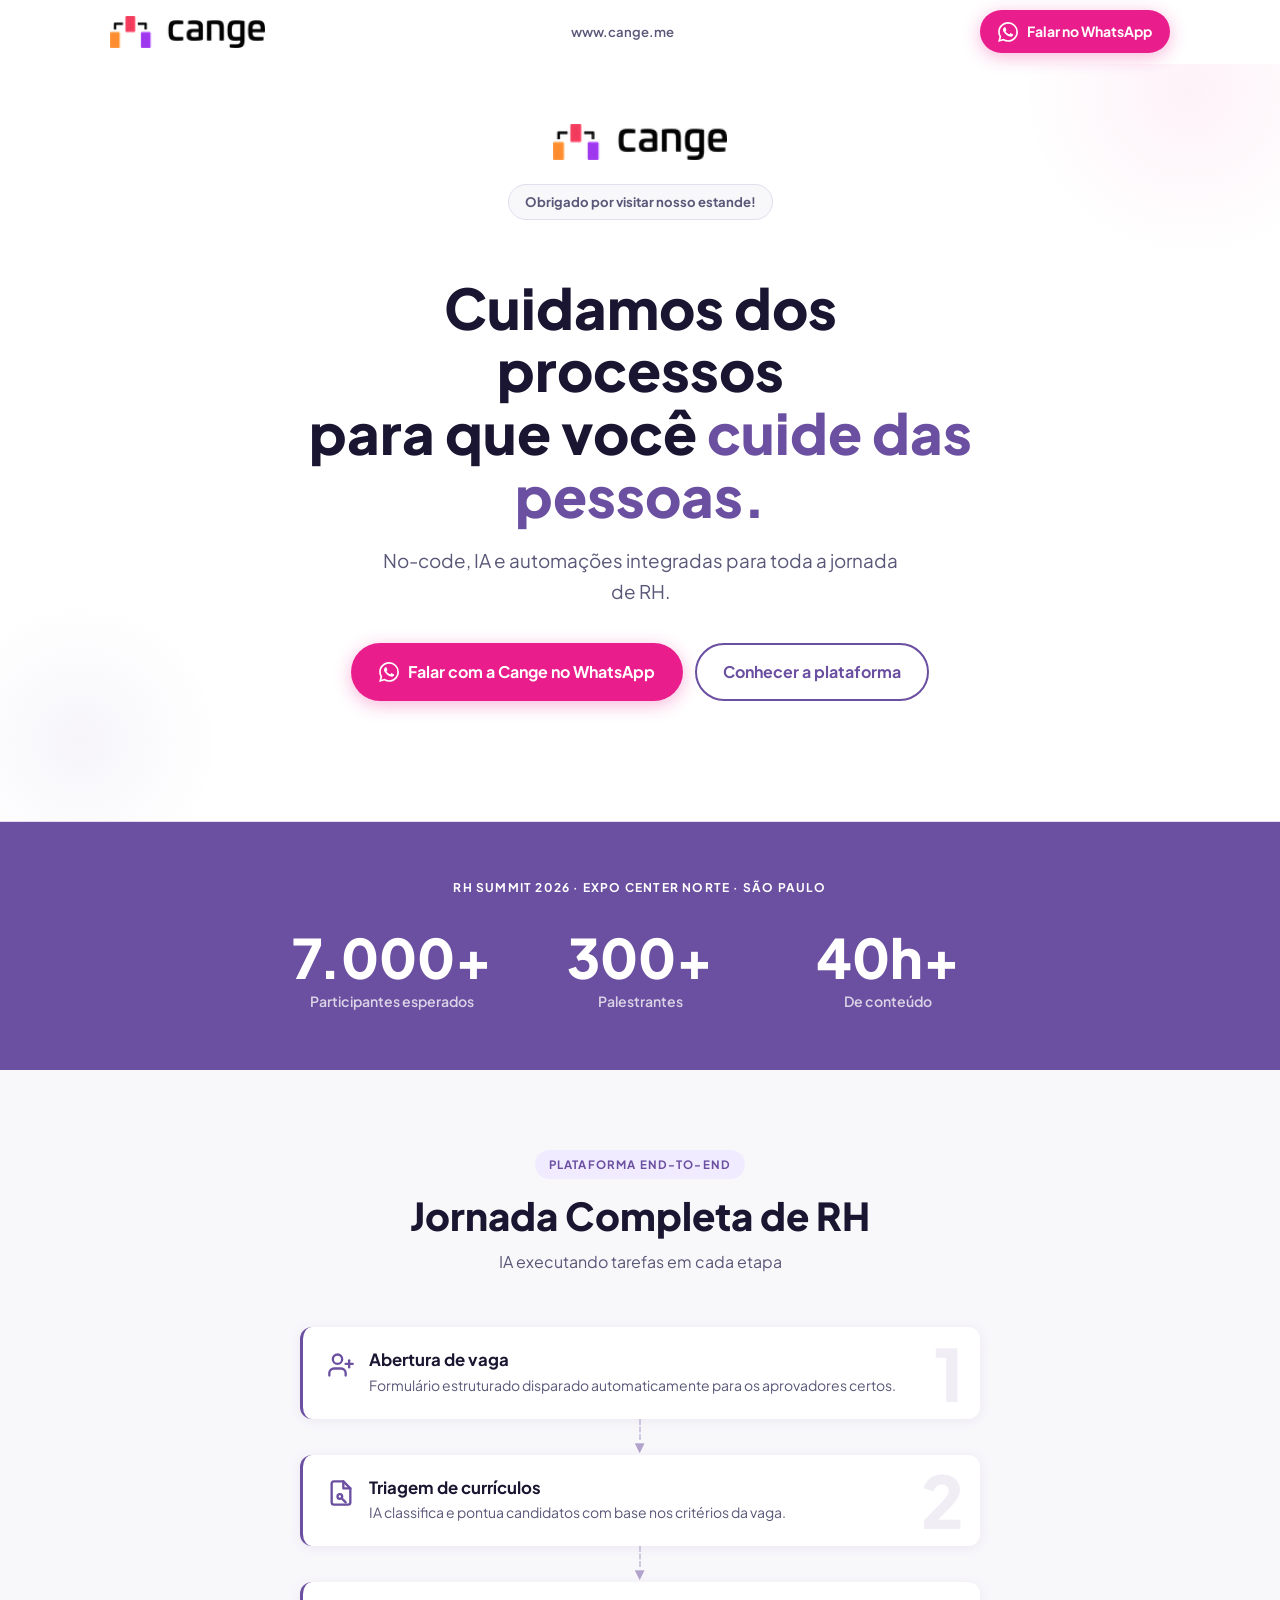
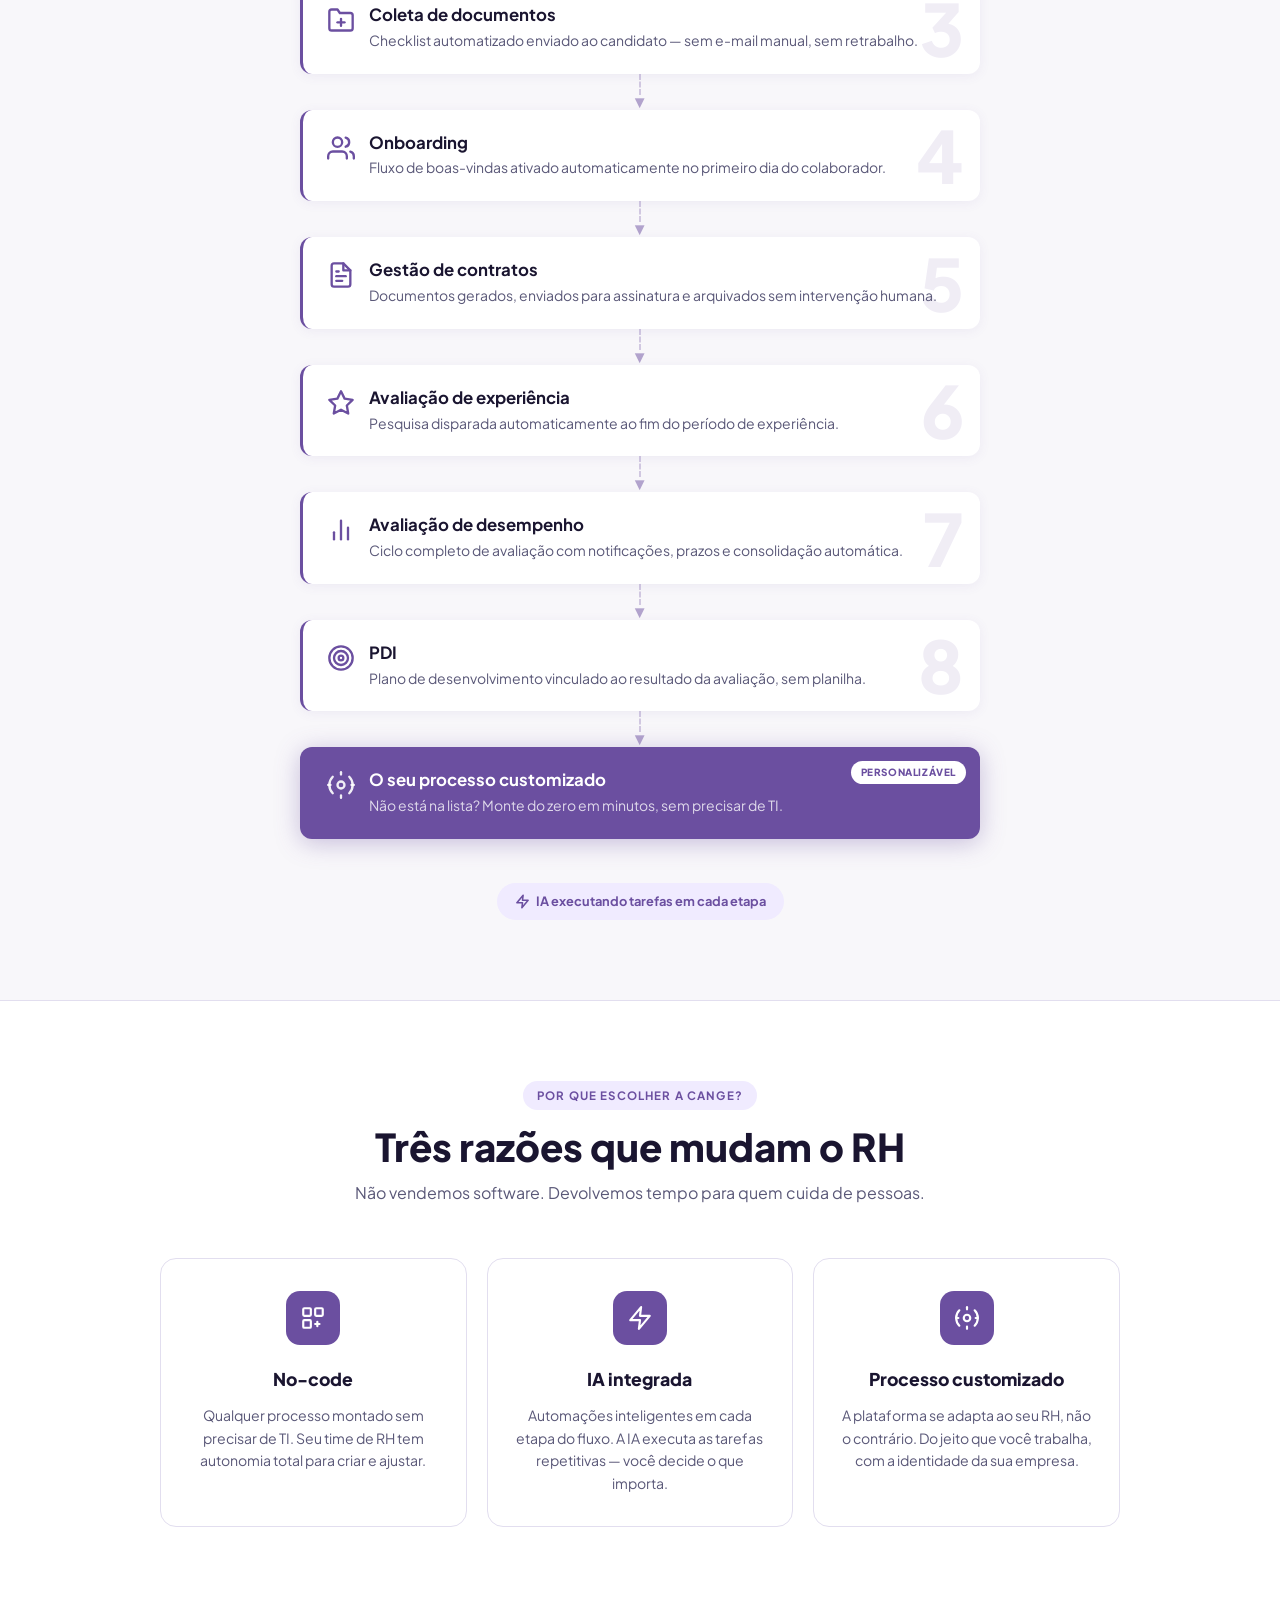
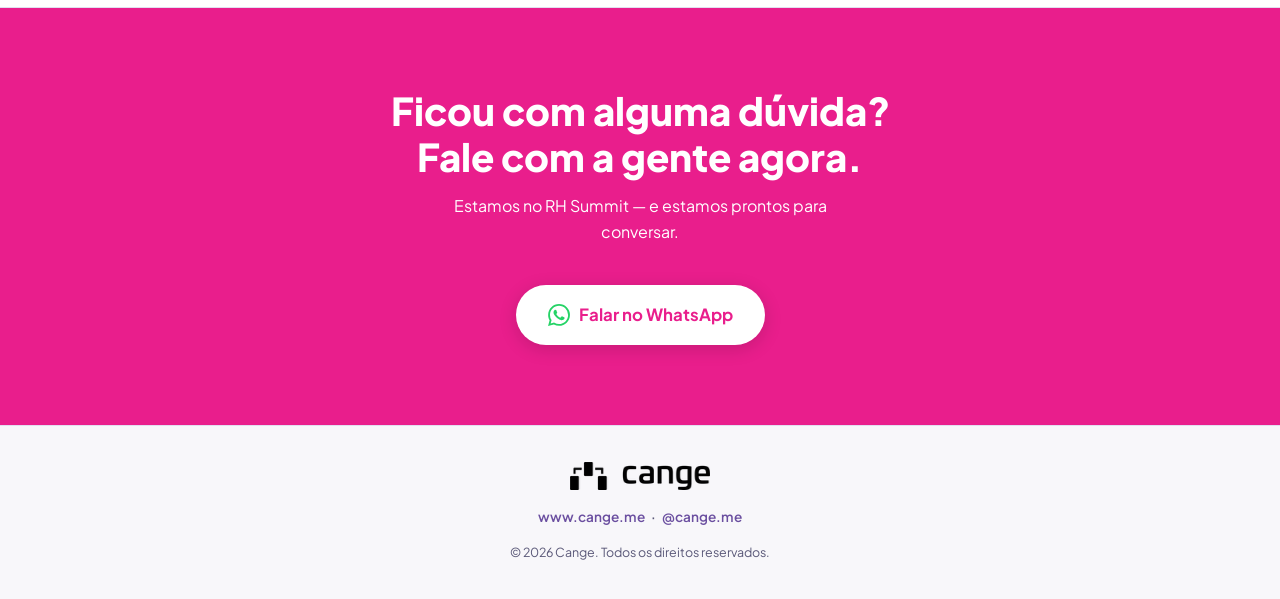
<file: rhsummit/index.html>
<!DOCTYPE html>
<html lang="pt-BR">
<head>
  <meta charset="UTF-8" />
  <meta name="viewport" content="width=device-width, initial-scale=1.0" />
  <title>Cange no RH Summit 2026</title>
  <meta name="description" content="Conheça a Cange no RH Summit 2026 — automação completa da jornada de RH com no-code e IA." />
  <meta name="robots" content="index, follow" />
  <link rel="canonical" href="https://www.cange.com.br/rhsummit" />

  <meta property="og:type" content="website" />
  <meta property="og:url" content="https://www.cange.com.br/rhsummit" />
  <meta property="og:title" content="Cange no RH Summit 2026" />
  <meta property="og:description" content="Cuidamos dos processos para que você cuide das pessoas." />
  <!-- Substituir pela imagem real antes do deploy: 1200×630px -->
  <meta property="og:image" content="https://www.cange.com.br/assets/img/og-rhsummit.jpg" />
  <meta property="og:site_name" content="Cange" />
  <meta property="og:locale" content="pt_BR" />

  <meta name="twitter:card" content="summary_large_image" />
  <meta name="twitter:title" content="Cange no RH Summit 2026" />
  <meta name="twitter:description" content="Cuidamos dos processos para que você cuide das pessoas." />
  <meta name="twitter:image" content="https://www.cange.com.br/assets/img/og-rhsummit.jpg" />

  <link rel="preconnect" href="https://fonts.googleapis.com" />
  <link rel="preconnect" href="https://fonts.gstatic.com" crossorigin />
  <link href="https://fonts.googleapis.com/css2?family=Plus+Jakarta+Sans:wght@400;600;700;800&display=swap" rel="stylesheet" />

  <style>
    /* ════════════════════════════════════════════
       RESET & BASE
    ════════════════════════════════════════════ */
    *, *::before, *::after { box-sizing: border-box; margin: 0; padding: 0; }

    :root {
      --rosa:        #E91E8C;
      --rosa-hover:  #C91578;
      --rosa-soft:   #FDE9F4;
      --roxo:        #6B4FA0;
      --roxo-escuro: #4E3880;
      --roxo-soft:   #F0EBFF;
      --branco:      #FFFFFF;
      --fundo:       #F8F7FA;
      --texto:       #1A1530;
      --texto-muted: #5A5878;
      --borda:       #E2DEEF;
      --verde-wpp:   #25D366;
      --header-h:    64px;
    }

    html { scroll-behavior: smooth; }

    body {
      font-family: 'Plus Jakarta Sans', sans-serif;
      background-color: var(--fundo);
      color: var(--texto);
      line-height: 1.65;
      -webkit-font-smoothing: antialiased;
    }

    img { max-width: 100%; height: auto; display: block; }
    a { color: inherit; text-decoration: none; }

    /* ════════════════════════════════════════════
       ANIMAÇÕES
    ════════════════════════════════════════════ */
    .reveal {
      opacity: 0;
      transform: translateY(24px);
      transition: opacity 0.55s ease, transform 0.55s ease;
    }
    .reveal.visible { opacity: 1; transform: translateY(0); }
    .reveal.d1 { transition-delay: 0.08s; }
    .reveal.d2 { transition-delay: 0.16s; }
    .reveal.d3 { transition-delay: 0.24s; }
    .reveal.d4 { transition-delay: 0.32s; }
    .reveal.d5 { transition-delay: 0.40s; }
    .reveal.d6 { transition-delay: 0.48s; }
    .reveal.d7 { transition-delay: 0.56s; }
    .reveal.d8 { transition-delay: 0.64s; }
    .reveal.d9 { transition-delay: 0.72s; }

    /* Pulse dot */
    @keyframes pulse-dot {
      0%, 100% { box-shadow: 0 0 0 0 rgba(34, 197, 94, 0.5); }
      50%       { box-shadow: 0 0 0 8px rgba(34, 197, 94, 0); }
    }
    .pulse-dot {
      display: inline-block;
      width: 10px; height: 10px;
      border-radius: 50%;
      background: #22c55e;
      animation: pulse-dot 1.6s ease infinite;
      flex-shrink: 0;
    }

    /* ════════════════════════════════════════════
       LAYOUT HELPERS
    ════════════════════════════════════════════ */
    .container {
      max-width: 1100px;
      margin: 0 auto;
      padding: 0 20px;
    }

    .section-eyebrow {
      display: inline-block;
      font-size: 0.72rem;
      font-weight: 700;
      letter-spacing: 0.1em;
      text-transform: uppercase;
      padding: 5px 14px;
      border-radius: 50px;
      background: var(--roxo-soft);
      color: var(--roxo);
      margin-bottom: 14px;
    }

    .section-title {
      font-size: clamp(1.6rem, 3.8vw, 2.4rem);
      font-weight: 800;
      line-height: 1.2;
      color: var(--texto);
    }

    .section-sub {
      font-size: 1rem;
      color: var(--texto-muted);
      font-weight: 400;
      margin-top: 10px;
    }

    /* ════════════════════════════════════════════
       BOTÃO WHATSAPP
    ════════════════════════════════════════════ */
    .btn-wpp {
      display: inline-flex;
      align-items: center;
      gap: 9px;
      background: var(--rosa);
      color: var(--branco);
      font-family: inherit;
      font-size: 1rem;
      font-weight: 700;
      padding: 15px 28px;
      border-radius: 50px;
      cursor: pointer;
      border: none;
      text-decoration: none;
      transition: background 0.2s, transform 0.15s, box-shadow 0.2s;
      box-shadow: 0 4px 18px rgba(233,30,140,0.32);
      white-space: nowrap;
    }
    .btn-wpp:hover { background: var(--rosa-hover); transform: translateY(-2px); box-shadow: 0 8px 26px rgba(233,30,140,0.42); }
    .btn-wpp:active { transform: translateY(0); }
    .btn-wpp svg { flex-shrink: 0; }

    .btn-wpp--sm {
      font-size: 0.875rem;
      padding: 10px 18px;
    }

    /* Botão ghost roxo */
    .btn-ghost {
      display: inline-flex;
      align-items: center;
      gap: 8px;
      background: transparent;
      color: var(--roxo);
      font-family: inherit;
      font-size: 1rem;
      font-weight: 700;
      padding: 14px 26px;
      border-radius: 50px;
      border: 2px solid var(--roxo);
      text-decoration: none;
      transition: background 0.2s, color 0.2s, transform 0.15s;
    }
    .btn-ghost:hover { background: var(--roxo); color: var(--branco); transform: translateY(-2px); }

    /* Botão invertido (fundo branco, texto rosa) */
    .btn-inv {
      display: inline-flex;
      align-items: center;
      gap: 9px;
      background: var(--branco);
      color: var(--rosa);
      font-family: inherit;
      font-size: 1.05rem;
      font-weight: 700;
      padding: 16px 32px;
      border-radius: 50px;
      border: none;
      text-decoration: none;
      transition: transform 0.15s, box-shadow 0.2s;
      box-shadow: 0 4px 18px rgba(0,0,0,0.15);
    }
    .btn-inv:hover { transform: translateY(-2px); box-shadow: 0 8px 28px rgba(0,0,0,0.2); }

    /* ════════════════════════════════════════════
       [1] HEADER FIXO
    ════════════════════════════════════════════ */
    .site-header {
      position: fixed;
      top: 0; left: 0; right: 0;
      height: var(--header-h);
      background: var(--branco);
      border-bottom: 1px solid transparent;
      display: flex;
      align-items: center;
      z-index: 900;
      transition: border-color 0.3s, box-shadow 0.3s;
    }
    .site-header.scrolled {
      border-color: var(--borda);
      box-shadow: 0 2px 16px rgba(26,21,48,0.07);
    }
    .site-header .container {
      display: flex;
      align-items: center;
      justify-content: space-between;
      width: 100%;
    }
    .header-logo img { height: 32px; width: auto; }

    .header-center {
      font-size: 0.82rem;
      font-weight: 600;
      color: var(--texto-muted);
    }
    .header-center a:hover { color: var(--roxo); }

    .header-right { display: flex; align-items: center; }

    /* Ocultar texto central em telas muito pequenas */
    @media (max-width: 500px) { .header-center { display: none; } }

    /* ════════════════════════════════════════════
       [2] HERO
    ════════════════════════════════════════════ */
    .hero {
      background: var(--branco);
      padding: calc(var(--header-h) + 60px) 20px 72px;
      text-align: center;
      position: relative;
      overflow: hidden;
      border-bottom: 1px solid var(--borda);
    }

    /* Detalhe geométrico sutil no canto superior direito */
    .hero::before {
      content: '';
      position: absolute;
      top: -80px; right: -80px;
      width: 340px; height: 340px;
      border-radius: 50%;
      background: radial-gradient(circle, rgba(233,30,140,0.06) 0%, transparent 70%);
      pointer-events: none;
    }
    .hero::after {
      content: '';
      position: absolute;
      bottom: -60px; left: -60px;
      width: 280px; height: 280px;
      border-radius: 50%;
      background: radial-gradient(circle, rgba(107,79,160,0.06) 0%, transparent 70%);
      pointer-events: none;
    }

    .hero__logo { margin-bottom: 24px; }
    .hero__logo img { height: 36px; margin: 0 auto; }

    /* Badge dinâmico */
    .hero-badge {
      display: inline-flex;
      align-items: center;
      gap: 8px;
      font-size: 0.82rem;
      font-weight: 700;
      padding: 6px 16px;
      border-radius: 50px;
      margin-bottom: 28px;
    }
    .hero-badge--pre {
      background: var(--roxo-soft);
      border: 1px solid var(--borda);
      color: var(--roxo);
    }
    .hero-badge--live {
      background: #dcfce7;
      border: 1px solid #86efac;
      color: #15803d;
    }
    .hero-badge--post {
      background: var(--fundo);
      border: 1px solid var(--borda);
      color: var(--texto-muted);
    }

    .hero__headline {
      font-size: clamp(2.1rem, 5.5vw, 3.5rem);
      font-weight: 800;
      line-height: 1.12;
      color: var(--texto);
      max-width: 680px;
      margin: 0 auto 18px;
    }
    .hero__headline em {
      font-style: normal;
      color: var(--roxo);
    }

    .hero__sub {
      font-size: clamp(1rem, 2.5vw, 1.18rem);
      color: var(--texto-muted);
      font-weight: 400;
      max-width: 520px;
      margin: 0 auto 36px;
    }

    .hero__ctas {
      display: flex;
      flex-wrap: wrap;
      gap: 12px;
      justify-content: center;
      margin-bottom: 48px;
    }

    /* Contador */
    .countdown-wrap {
      display: flex;
      gap: 12px;
      justify-content: center;
      flex-wrap: wrap;
    }
    .countdown-unit {
      background: var(--branco);
      border: 1.5px solid var(--borda);
      border-radius: 12px;
      padding: 16px 20px;
      min-width: 76px;
      text-align: center;
    }
    .countdown-num {
      font-size: 2.2rem;
      font-weight: 800;
      color: var(--roxo);
      line-height: 1;
      letter-spacing: -0.02em;
    }
    .countdown-label {
      font-size: 0.7rem;
      font-weight: 600;
      color: var(--texto-muted);
      text-transform: uppercase;
      letter-spacing: 0.08em;
      margin-top: 4px;
    }
    .countdown-event-label {
      font-size: 0.8rem;
      color: var(--texto-muted);
      font-weight: 600;
      margin-top: 16px;
    }

    /* ════════════════════════════════════════════
       [3] STATS (fundo roxo)
    ════════════════════════════════════════════ */
    .stats {
      background: var(--roxo);
      padding: 56px 20px;
      color: var(--branco);
      text-align: center;
    }
    .stats__eyebrow {
      font-size: 0.75rem;
      font-weight: 700;
      letter-spacing: 0.1em;
      text-transform: uppercase;
      opacity: 0.7;
      margin-bottom: 32px;
    }
    .stats__grid {
      display: grid;
      grid-template-columns: repeat(3, 1fr);
      gap: 24px;
      max-width: 720px;
      margin: 0 auto;
    }
    @media (max-width: 480px) {
      .stats__grid { grid-template-columns: 1fr; gap: 16px; }
    }
    .stat__num {
      font-size: clamp(2.4rem, 6vw, 3.4rem);
      font-weight: 800;
      line-height: 1;
      color: var(--branco);
    }
    .stat__label {
      font-size: 0.88rem;
      font-weight: 600;
      opacity: 0.75;
      margin-top: 6px;
    }

    /* ════════════════════════════════════════════
       [4] JORNADA — pipeline visual
    ════════════════════════════════════════════ */
    .jornada {
      background: var(--fundo);
      padding: 80px 20px;
    }
    .jornada__header { text-align: center; margin-bottom: 52px; }

    .jornada__pipeline {
      max-width: 680px;
      margin: 0 auto;
      display: flex;
      flex-direction: column;
    }

    /* Card de etapa */
    .jc {
      position: relative;
      background: var(--branco);
      border-radius: 12px;
      border-left: 3px solid var(--roxo);
      padding: 22px 22px 22px 24px;
      box-shadow: 0 2px 12px rgba(107,79,160,0.08);
      overflow: hidden;
      transition: box-shadow 0.2s, transform 0.2s;
    }
    .jc:hover {
      box-shadow: 0 6px 24px rgba(107,79,160,0.15);
      transform: translateY(-2px);
    }

    /* Número decorativo de fundo */
    .jc__num {
      position: absolute;
      top: 50%; right: 16px;
      transform: translateY(-50%);
      font-size: 72px;
      font-weight: 800;
      color: var(--roxo);
      opacity: 0.10;
      line-height: 1;
      pointer-events: none;
      user-select: none;
    }

    /* Conteúdo do card */
    .jc__body {
      display: flex;
      align-items: flex-start;
      gap: 14px;
      position: relative;
      z-index: 1;
    }

    .jc__icon {
      flex-shrink: 0;
      color: var(--roxo);
      margin-top: 2px;
    }
    .jc__icon svg { width: 28px; height: 28px; display: block; }

    .jc__text { flex: 1; }
    .jc__name {
      font-size: 1.05rem;
      font-weight: 700;
      color: var(--texto);
      margin-bottom: 4px;
      line-height: 1.3;
    }
    .jc__frase {
      font-size: 0.875rem;
      font-weight: 400;
      color: var(--texto-muted);
      line-height: 1.55;
      margin: 0;
    }

    /* Conector entre cards (seta ▼ com linha pontilhada) */
    .jc-connector {
      display: flex;
      flex-direction: column;
      align-items: center;
      gap: 0;
      height: 36px;
      flex-shrink: 0;
    }
    .jc-connector__line {
      width: 1px;
      flex: 1;
      border-left: 2px dashed rgba(107,79,160,0.28);
    }
    .jc-connector__arrow {
      font-size: 13px;
      color: rgba(107,79,160,0.5);
      line-height: 1;
      margin-top: 2px;
    }

    /* Card especial — 9ª etapa */
    .jc--especial {
      background: var(--roxo);
      border-left-color: transparent;
      box-shadow: 0 4px 24px rgba(107,79,160,0.35);
    }
    .jc--especial:hover {
      box-shadow: 0 8px 36px rgba(107,79,160,0.50);
      transform: translateY(-2px);
    }
    .jc--especial .jc__icon { color: rgba(255,255,255,0.9); }
    .jc--especial .jc__name { color: var(--branco); }
    .jc--especial .jc__frase { color: rgba(255,255,255,0.78); }
    .jc--especial .jc__num { display: none; }

    /* Badge "Personalizável" no card especial */
    .jc-badge {
      position: absolute;
      top: 14px; right: 14px;
      background: var(--branco);
      color: var(--roxo);
      font-size: 0.62rem;
      font-weight: 800;
      letter-spacing: 0.06em;
      text-transform: uppercase;
      padding: 3px 10px;
      border-radius: 50px;
      white-space: nowrap;
      z-index: 2;
    }

    /* Badge IA no rodapé da seção */
    .jornada__ai-pill {
      display: inline-flex;
      align-items: center;
      gap: 6px;
      background: var(--roxo-soft);
      color: var(--roxo);
      font-size: 0.8rem;
      font-weight: 700;
      padding: 8px 18px;
      border-radius: 999px;
      margin-top: 44px;
    }

    /* ════════════════════════════════════════════
       [5] DIFERENCIAIS
    ════════════════════════════════════════════ */
    .diferenciais {
      background: var(--branco);
      padding: 80px 20px;
      border-top: 1px solid var(--borda);
      border-bottom: 1px solid var(--borda);
    }
    .diferenciais__header { text-align: center; margin-bottom: 52px; }

    .diferenciais__grid {
      display: grid;
      grid-template-columns: 1fr;
      gap: 20px;
      max-width: 960px;
      margin: 0 auto;
    }
    @media (min-width: 640px) {
      .diferenciais__grid { grid-template-columns: repeat(3, 1fr); }
    }

    .dif-card {
      border: 1.5px solid var(--borda);
      border-radius: 16px;
      padding: 32px 24px;
      text-align: center;
      background: var(--branco);
      transition: box-shadow 0.2s, transform 0.2s, border-color 0.2s;
    }
    .dif-card:hover {
      box-shadow: 0 8px 32px rgba(107,79,160,0.12);
      transform: translateY(-4px);
      border-color: var(--roxo);
    }
    .dif-card__icon {
      width: 54px; height: 54px;
      border-radius: 14px;
      background: var(--roxo);
      display: flex; align-items: center; justify-content: center;
      margin: 0 auto 20px;
    }
    .dif-card__icon svg { width: 26px; height: 26px; }
    .dif-card__title {
      font-size: 1.1rem;
      font-weight: 800;
      color: var(--texto);
      margin-bottom: 10px;
    }
    .dif-card__text {
      font-size: 0.88rem;
      color: var(--texto-muted);
      line-height: 1.6;
    }

    /* ════════════════════════════════════════════
       [6] CTA FINAL (fundo rosa)
    ════════════════════════════════════════════ */
    .cta-final {
      background: var(--rosa);
      padding: 80px 20px;
      text-align: center;
      color: var(--branco);
    }
    .cta-final__title {
      font-size: clamp(1.6rem, 4vw, 2.4rem);
      font-weight: 800;
      max-width: 560px;
      margin: 0 auto 12px;
      line-height: 1.2;
    }
    .cta-final__sub {
      font-size: 1rem;
      opacity: 0.85;
      font-weight: 400;
      max-width: 420px;
      margin: 0 auto 40px;
    }

    /* ════════════════════════════════════════════
       [7] FOOTER
    ════════════════════════════════════════════ */
    .site-footer {
      background: var(--fundo);
      border-top: 1px solid var(--borda);
      padding: 36px 20px;
      text-align: center;
    }
    .site-footer__logo { margin-bottom: 16px; }
    .site-footer__logo img { height: 28px; margin: 0 auto; }
    .site-footer__links {
      display: flex;
      gap: 6px;
      justify-content: center;
      align-items: center;
      font-size: 0.85rem;
      color: var(--texto-muted);
      font-weight: 600;
      flex-wrap: wrap;
      margin-bottom: 14px;
    }
    .site-footer__links a { color: var(--roxo); }
    .site-footer__links a:hover { text-decoration: underline; }
    .site-footer__copy {
      font-size: 0.78rem;
      color: var(--texto-muted);
    }

    /* ════════════════════════════════════════════
       BOTÃO FLUTUANTE MOBILE
    ════════════════════════════════════════════ */
    .fab {
      display: none;
      position: fixed;
      bottom: 20px; right: 16px;
      z-index: 998;
    }
    .fab .btn-wpp {
      font-size: 0.875rem;
      padding: 12px 18px;
      box-shadow: 0 6px 24px rgba(233,30,140,0.5);
    }
    @media (max-width: 767px) {
      .fab { display: block; }
      .cta-final { padding-bottom: 96px; }
    }

    /* Ícone SVG WhatsApp — reutilizável */
    .ico-wpp {
      width: 20px; height: 20px;
      fill: none;
      flex-shrink: 0;
    }
  </style>
</head>
<body>

  <!-- ════════════════════════════════════════════
       [1] HEADER FIXO
  ════════════════════════════════════════════ -->
  <header class="site-header" id="site-header" role="banner">
    <div class="container">
      <a href="/" class="header-logo" aria-label="Cange — página inicial">
        <img src="../images/logos/cange_logo.png" alt="Cange" />
      </a>

      <div class="header-center">
        <a href="https://www.cange.com.br" target="_blank" rel="noopener noreferrer">www.cange.me</a>
      </div>

      <div class="header-right">
        <a
          href="https://wa.me/5551982016272?text=Ol%C3%A1%2C%20vi%20a%20Cange%20no%20RH%20Summit%20e%20quero%20saber%20mais"
          target="_blank"
          rel="noopener noreferrer"
          class="btn-wpp btn-wpp--sm"
          aria-label="Falar com a Cange no WhatsApp"
        >
          <svg class="ico-wpp" viewBox="0 0 24 24" aria-hidden="true"><path d="M17.472 14.382c-.297-.149-1.758-.867-2.03-.967-.273-.099-.471-.148-.67.15-.197.297-.767.966-.94 1.164-.173.199-.347.223-.644.075-.297-.15-1.255-.463-2.39-1.475-.883-.788-1.48-1.761-1.653-2.059-.173-.297-.018-.458.13-.606.134-.133.298-.347.446-.52.149-.174.198-.298.298-.497.099-.198.05-.371-.025-.52-.075-.149-.669-1.612-.916-2.207-.242-.579-.487-.5-.669-.51-.173-.008-.371-.01-.57-.01-.198 0-.52.074-.792.372-.272.297-1.04 1.016-1.04 2.479 0 1.462 1.065 2.875 1.213 3.074.149.198 2.096 3.2 5.077 4.487.709.306 1.262.489 1.694.625.712.227 1.36.195 1.871.118.571-.085 1.758-.719 2.006-1.413.248-.694.248-1.289.173-1.413-.074-.124-.272-.198-.57-.347m-5.421 7.403h-.004a9.87 9.87 0 01-5.031-1.378l-.361-.214-3.741.982.998-3.648-.235-.374a9.86 9.86 0 01-1.51-5.26c.001-5.45 4.436-9.884 9.888-9.884 2.64 0 5.122 1.03 6.988 2.898a9.825 9.825 0 012.893 6.994c-.003 5.45-4.437 9.884-9.885 9.884m8.413-18.297A11.815 11.815 0 0012.05 0C5.495 0 .16 5.335.157 11.892c0 2.096.547 4.142 1.588 5.945L.057 24l6.305-1.654a11.882 11.882 0 005.683 1.448h.005c6.554 0 11.89-5.335 11.893-11.893a11.821 11.821 0 00-3.48-8.413z" fill="#fff"/></svg>
          Falar no WhatsApp
        </a>
      </div>
    </div>
  </header>

  <main>

    <!-- ════════════════════════════════════════════
         [2] HERO
    ════════════════════════════════════════════ -->
    <section class="hero" aria-labelledby="hero-headline">
      <div class="container">

        <!-- Logo repetido no hero para quem chega pelo QR code -->
        <div class="hero__logo reveal">
          <img src="../images/logos/cange_logo.png" alt="Cange" />
        </div>

        <!-- Badge dinâmico — preenchido via JS -->
        <div id="hero-badge" class="reveal d1" style="margin-bottom: 28px;"><!-- JS preenche --></div>

        <h1 id="hero-headline" class="hero__headline reveal d2">
          Cuidamos dos processos<br />para que você <em>cuide das pessoas.</em>
        </h1>

        <p class="hero__sub reveal d3">
          No-code, IA e automações integradas para toda a jornada de RH.
        </p>

        <div class="hero__ctas reveal d4">
          <a
            href="https://wa.me/5551982016272?text=Ol%C3%A1%2C%20vi%20a%20Cange%20no%20RH%20Summit%20e%20quero%20saber%20mais"
            target="_blank" rel="noopener noreferrer"
            class="btn-wpp"
          >
            <svg class="ico-wpp" viewBox="0 0 24 24" aria-hidden="true"><path d="M17.472 14.382c-.297-.149-1.758-.867-2.03-.967-.273-.099-.471-.148-.67.15-.197.297-.767.966-.94 1.164-.173.199-.347.223-.644.075-.297-.15-1.255-.463-2.39-1.475-.883-.788-1.48-1.761-1.653-2.059-.173-.297-.018-.458.13-.606.134-.133.298-.347.446-.52.149-.174.198-.298.298-.497.099-.198.05-.371-.025-.52-.075-.149-.669-1.612-.916-2.207-.242-.579-.487-.5-.669-.51-.173-.008-.371-.01-.57-.01-.198 0-.52.074-.792.372-.272.297-1.04 1.016-1.04 2.479 0 1.462 1.065 2.875 1.213 3.074.149.198 2.096 3.2 5.077 4.487.709.306 1.262.489 1.694.625.712.227 1.36.195 1.871.118.571-.085 1.758-.719 2.006-1.413.248-.694.248-1.289.173-1.413-.074-.124-.272-.198-.57-.347m-5.421 7.403h-.004a9.87 9.87 0 01-5.031-1.378l-.361-.214-3.741.982.998-3.648-.235-.374a9.86 9.86 0 01-1.51-5.26c.001-5.45 4.436-9.884 9.888-9.884 2.64 0 5.122 1.03 6.988 2.898a9.825 9.825 0 012.893 6.994c-.003 5.45-4.437 9.884-9.885 9.884m8.413-18.297A11.815 11.815 0 0012.05 0C5.495 0 .16 5.335.157 11.892c0 2.096.547 4.142 1.588 5.945L.057 24l6.305-1.654a11.882 11.882 0 005.683 1.448h.005c6.554 0 11.89-5.335 11.893-11.893a11.821 11.821 0 00-3.48-8.413z" fill="#fff"/></svg>
            Falar com a Cange no WhatsApp
          </a>
          <a href="https://www.cange.com.br" target="_blank" rel="noopener noreferrer" class="btn-ghost">
            Conhecer a plataforma
          </a>
        </div>

        <!-- Contador / badge de momento — preenchido via JS -->
        <div id="hero-timer-area" class="reveal d5"><!-- JS preenche --></div>

      </div>
    </section>

    <!-- ════════════════════════════════════════════
         [3] STATS (fundo roxo)
    ════════════════════════════════════════════ -->
    <section class="stats" aria-label="RH Summit 2026 — números do evento">
      <div class="container">
        <p class="stats__eyebrow reveal">RH Summit 2026 · Expo Center Norte · São Paulo</p>
        <div class="stats__grid">
          <div class="reveal d1">
            <div class="stat__num">7.000+</div>
            <div class="stat__label">Participantes esperados</div>
          </div>
          <div class="reveal d2">
            <div class="stat__num">300+</div>
            <div class="stat__label">Palestrantes</div>
          </div>
          <div class="reveal d3">
            <div class="stat__num">40h+</div>
            <div class="stat__label">De conteúdo</div>
          </div>
        </div>
      </div>
    </section>

    <!-- ════════════════════════════════════════════
         [4] JORNADA COMPLETA DE RH
    ════════════════════════════════════════════ -->
    <section class="jornada" aria-labelledby="jornada-title">
      <div class="container">

        <div class="jornada__header">
          <div class="section-eyebrow reveal">Plataforma end-to-end</div>
          <h2 id="jornada-title" class="section-title reveal d1">Jornada Completa de RH</h2>
          <p class="section-sub reveal d2">IA executando tarefas em cada etapa</p>
        </div>

        <div class="jornada__pipeline">

          <!-- 1. Abertura de vaga -->
          <div class="jc reveal d1" role="listitem">
            <span class="jc__num" aria-hidden="true">1</span>
            <div class="jc__body">
              <div class="jc__icon" aria-hidden="true">
                <svg viewBox="0 0 24 24" fill="none" stroke="currentColor" stroke-width="2" stroke-linecap="round" stroke-linejoin="round"><path d="M16 21v-2a4 4 0 00-4-4H6a4 4 0 00-4 4v2"/><circle cx="9" cy="7" r="4"/><line x1="19" y1="8" x2="19" y2="14"/><line x1="22" y1="11" x2="16" y2="11"/></svg>
              </div>
              <div class="jc__text">
                <p class="jc__name">Abertura de vaga</p>
                <p class="jc__frase">Formulário estruturado disparado automaticamente para os aprovadores certos.</p>
              </div>
            </div>
          </div>

          <div class="jc-connector reveal d1" aria-hidden="true"><div class="jc-connector__line"></div><div class="jc-connector__arrow">▼</div></div>

          <!-- 2. Triagem de currículos -->
          <div class="jc reveal d2" role="listitem">
            <span class="jc__num" aria-hidden="true">2</span>
            <div class="jc__body">
              <div class="jc__icon" aria-hidden="true">
                <svg viewBox="0 0 24 24" fill="none" stroke="currentColor" stroke-width="2" stroke-linecap="round" stroke-linejoin="round"><path d="M14 2H6a2 2 0 00-2 2v16a2 2 0 002 2h12a2 2 0 002-2V8z"/><polyline points="14 2 14 8 20 8"/><circle cx="11" cy="15" r="2"/><path d="M13.5 17.5L16 20"/></svg>
              </div>
              <div class="jc__text">
                <p class="jc__name">Triagem de currículos</p>
                <p class="jc__frase">IA classifica e pontua candidatos com base nos critérios da vaga.</p>
              </div>
            </div>
          </div>

          <div class="jc-connector reveal d2" aria-hidden="true"><div class="jc-connector__line"></div><div class="jc-connector__arrow">▼</div></div>

          <!-- 3. Coleta de documentos -->
          <div class="jc reveal d3" role="listitem">
            <span class="jc__num" aria-hidden="true">3</span>
            <div class="jc__body">
              <div class="jc__icon" aria-hidden="true">
                <svg viewBox="0 0 24 24" fill="none" stroke="currentColor" stroke-width="2" stroke-linecap="round" stroke-linejoin="round"><path d="M22 19a2 2 0 01-2 2H4a2 2 0 01-2-2V5a2 2 0 012-2h5l2 3h9a2 2 0 012 2z"/><line x1="12" y1="11" x2="12" y2="17"/><line x1="9" y1="14" x2="15" y2="14"/></svg>
              </div>
              <div class="jc__text">
                <p class="jc__name">Coleta de documentos</p>
                <p class="jc__frase">Checklist automatizado enviado ao candidato — sem e-mail manual, sem retrabalho.</p>
              </div>
            </div>
          </div>

          <div class="jc-connector reveal d3" aria-hidden="true"><div class="jc-connector__line"></div><div class="jc-connector__arrow">▼</div></div>

          <!-- 4. Onboarding -->
          <div class="jc reveal d4" role="listitem">
            <span class="jc__num" aria-hidden="true">4</span>
            <div class="jc__body">
              <div class="jc__icon" aria-hidden="true">
                <svg viewBox="0 0 24 24" fill="none" stroke="currentColor" stroke-width="2" stroke-linecap="round" stroke-linejoin="round"><path d="M17 21v-2a4 4 0 00-4-4H5a4 4 0 00-4 4v2"/><circle cx="9" cy="7" r="4"/><path d="M23 21v-2a4 4 0 00-3-3.87"/><path d="M16 3.13a4 4 0 010 7.75"/></svg>
              </div>
              <div class="jc__text">
                <p class="jc__name">Onboarding</p>
                <p class="jc__frase">Fluxo de boas-vindas ativado automaticamente no primeiro dia do colaborador.</p>
              </div>
            </div>
          </div>

          <div class="jc-connector reveal d4" aria-hidden="true"><div class="jc-connector__line"></div><div class="jc-connector__arrow">▼</div></div>

          <!-- 5. Gestão de contratos -->
          <div class="jc reveal d5" role="listitem">
            <span class="jc__num" aria-hidden="true">5</span>
            <div class="jc__body">
              <div class="jc__icon" aria-hidden="true">
                <svg viewBox="0 0 24 24" fill="none" stroke="currentColor" stroke-width="2" stroke-linecap="round" stroke-linejoin="round"><path d="M14 2H6a2 2 0 00-2 2v16a2 2 0 002 2h12a2 2 0 002-2V8z"/><polyline points="14 2 14 8 20 8"/><line x1="16" y1="13" x2="8" y2="13"/><line x1="13" y1="17" x2="8" y2="17"/><path d="M10 9H8"/></svg>
              </div>
              <div class="jc__text">
                <p class="jc__name">Gestão de contratos</p>
                <p class="jc__frase">Documentos gerados, enviados para assinatura e arquivados sem intervenção humana.</p>
              </div>
            </div>
          </div>

          <div class="jc-connector reveal d5" aria-hidden="true"><div class="jc-connector__line"></div><div class="jc-connector__arrow">▼</div></div>

          <!-- 6. Avaliação de experiência -->
          <div class="jc reveal d6" role="listitem">
            <span class="jc__num" aria-hidden="true">6</span>
            <div class="jc__body">
              <div class="jc__icon" aria-hidden="true">
                <svg viewBox="0 0 24 24" fill="none" stroke="currentColor" stroke-width="2" stroke-linecap="round" stroke-linejoin="round"><polygon points="12 2 15.09 8.26 22 9.27 17 14.14 18.18 21.02 12 17.77 5.82 21.02 7 14.14 2 9.27 8.91 8.26 12 2"/></svg>
              </div>
              <div class="jc__text">
                <p class="jc__name">Avaliação de experiência</p>
                <p class="jc__frase">Pesquisa disparada automaticamente ao fim do período de experiência.</p>
              </div>
            </div>
          </div>

          <div class="jc-connector reveal d6" aria-hidden="true"><div class="jc-connector__line"></div><div class="jc-connector__arrow">▼</div></div>

          <!-- 7. Avaliação de desempenho -->
          <div class="jc reveal d7" role="listitem">
            <span class="jc__num" aria-hidden="true">7</span>
            <div class="jc__body">
              <div class="jc__icon" aria-hidden="true">
                <svg viewBox="0 0 24 24" fill="none" stroke="currentColor" stroke-width="2" stroke-linecap="round" stroke-linejoin="round"><line x1="18" y1="20" x2="18" y2="10"/><line x1="12" y1="20" x2="12" y2="4"/><line x1="6" y1="20" x2="6" y2="14"/></svg>
              </div>
              <div class="jc__text">
                <p class="jc__name">Avaliação de desempenho</p>
                <p class="jc__frase">Ciclo completo de avaliação com notificações, prazos e consolidação automática.</p>
              </div>
            </div>
          </div>

          <div class="jc-connector reveal d7" aria-hidden="true"><div class="jc-connector__line"></div><div class="jc-connector__arrow">▼</div></div>

          <!-- 8. PDI -->
          <div class="jc reveal d8" role="listitem">
            <span class="jc__num" aria-hidden="true">8</span>
            <div class="jc__body">
              <div class="jc__icon" aria-hidden="true">
                <svg viewBox="0 0 24 24" fill="none" stroke="currentColor" stroke-width="2" stroke-linecap="round" stroke-linejoin="round"><circle cx="12" cy="12" r="10"/><circle cx="12" cy="12" r="6"/><circle cx="12" cy="12" r="2"/></svg>
              </div>
              <div class="jc__text">
                <p class="jc__name">PDI</p>
                <p class="jc__frase">Plano de desenvolvimento vinculado ao resultado da avaliação, sem planilha.</p>
              </div>
            </div>
          </div>

          <div class="jc-connector reveal d8" aria-hidden="true"><div class="jc-connector__line"></div><div class="jc-connector__arrow">▼</div></div>

          <!-- 9. O seu processo customizado (card especial) -->
          <div class="jc jc--especial reveal d9" role="listitem">
            <span class="jc-badge">Personalizável</span>
            <div class="jc__body">
              <div class="jc__icon" aria-hidden="true">
                <svg viewBox="0 0 24 24" fill="none" stroke="currentColor" stroke-width="2" stroke-linecap="round" stroke-linejoin="round"><circle cx="12" cy="12" r="3"/><path d="M19.07 4.93a10 10 0 010 14.14M4.93 4.93a10 10 0 000 14.14"/><line x1="12" y1="1" x2="12" y2="3"/><line x1="12" y1="21" x2="12" y2="23"/><line x1="1" y1="12" x2="3" y2="12"/><line x1="21" y1="12" x2="23" y2="12"/></svg>
              </div>
              <div class="jc__text">
                <p class="jc__name">O seu processo customizado</p>
                <p class="jc__frase">Não está na lista? Monte do zero em minutos, sem precisar de TI.</p>
              </div>
            </div>
          </div>

        </div><!-- /jornada__pipeline -->

        <div style="text-align: center;">
          <div class="jornada__ai-pill reveal">
            <svg width="15" height="15" viewBox="0 0 24 24" fill="none" stroke="currentColor" stroke-width="2.5" stroke-linecap="round" stroke-linejoin="round" aria-hidden="true"><polygon points="13 2 3 14 12 14 11 22 21 10 12 10 13 2"/></svg>
            IA executando tarefas em cada etapa
          </div>
        </div>

      </div>
    </section>

    <!-- ════════════════════════════════════════════
         [5] DIFERENCIAIS
    ════════════════════════════════════════════ -->
    <section class="diferenciais" aria-labelledby="dif-title">
      <div class="container">
        <div class="diferenciais__header">
          <div class="section-eyebrow reveal">Por que escolher a Cange?</div>
          <h2 id="dif-title" class="section-title reveal d1">Três razões que mudam o RH</h2>
          <p class="section-sub reveal d2">Não vendemos software. Devolvemos tempo para quem cuida de pessoas.</p>
        </div>

        <div class="diferenciais__grid">

          <div class="dif-card reveal d1">
            <div class="dif-card__icon" aria-hidden="true">
              <!-- Ícone No-code: blocos modulares -->
              <svg viewBox="0 0 24 24" fill="none" stroke="#fff" stroke-width="2" stroke-linecap="round" stroke-linejoin="round"><rect x="3" y="3" width="7" height="7" rx="1"/><rect x="14" y="3" width="7" height="7" rx="1"/><rect x="3" y="14" width="7" height="7" rx="1"/><path d="M14 17.5h4M16 15.5v4"/></svg>
            </div>
            <h3 class="dif-card__title">No-code</h3>
            <p class="dif-card__text">Qualquer processo montado sem precisar de TI. Seu time de RH tem autonomia total para criar e ajustar.</p>
          </div>

          <div class="dif-card reveal d2">
            <div class="dif-card__icon" aria-hidden="true">
              <!-- Ícone IA: raio/faísca -->
              <svg viewBox="0 0 24 24" fill="none" stroke="#fff" stroke-width="2" stroke-linecap="round" stroke-linejoin="round"><polygon points="13 2 3 14 12 14 11 22 21 10 12 10 13 2"/></svg>
            </div>
            <h3 class="dif-card__title">IA integrada</h3>
            <p class="dif-card__text">Automações inteligentes em cada etapa do fluxo. A IA executa as tarefas repetitivas — você decide o que importa.</p>
          </div>

          <div class="dif-card reveal d3">
            <div class="dif-card__icon" aria-hidden="true">
              <!-- Ícone customização: engrenagem + ajuste -->
              <svg viewBox="0 0 24 24" fill="none" stroke="#fff" stroke-width="2" stroke-linecap="round" stroke-linejoin="round"><circle cx="12" cy="12" r="3"/><path d="M19.07 4.93a10 10 0 010 14.14M4.93 4.93a10 10 0 000 14.14"/><line x1="12" y1="2" x2="12" y2="4"/><line x1="12" y1="20" x2="12" y2="22"/><line x1="2" y1="12" x2="4" y2="12"/><line x1="20" y1="12" x2="22" y2="12"/></svg>
            </div>
            <h3 class="dif-card__title">Processo customizado</h3>
            <p class="dif-card__text">A plataforma se adapta ao seu RH, não o contrário. Do jeito que você trabalha, com a identidade da sua empresa.</p>
          </div>

        </div>
      </div>
    </section>

    <!-- ════════════════════════════════════════════
         [6] CTA FINAL (fundo rosa)
    ════════════════════════════════════════════ -->
    <section class="cta-final" aria-labelledby="cta-title">
      <div class="container">
        <h2 id="cta-title" class="cta-final__title reveal">
          Ficou com alguma dúvida?<br />Fale com a gente agora.
        </h2>
        <p class="cta-final__sub reveal d1">
          Estamos no RH Summit — e estamos prontos para conversar.
        </p>
        <div class="reveal d2">
          <a
            href="https://wa.me/5551982016272?text=Ol%C3%A1%2C%20vi%20a%20Cange%20no%20RH%20Summit%20e%20quero%20saber%20mais"
            target="_blank" rel="noopener noreferrer"
            class="btn-inv"
            aria-label="Falar com a Cange no WhatsApp"
          >
            <svg viewBox="0 0 24 24" width="22" height="22" fill="none" aria-hidden="true"><path d="M17.472 14.382c-.297-.149-1.758-.867-2.03-.967-.273-.099-.471-.148-.67.15-.197.297-.767.966-.94 1.164-.173.199-.347.223-.644.075-.297-.15-1.255-.463-2.39-1.475-.883-.788-1.48-1.761-1.653-2.059-.173-.297-.018-.458.13-.606.134-.133.298-.347.446-.52.149-.174.198-.298.298-.497.099-.198.05-.371-.025-.52-.075-.149-.669-1.612-.916-2.207-.242-.579-.487-.5-.669-.51-.173-.008-.371-.01-.57-.01-.198 0-.52.074-.792.372-.272.297-1.04 1.016-1.04 2.479 0 1.462 1.065 2.875 1.213 3.074.149.198 2.096 3.2 5.077 4.487.709.306 1.262.489 1.694.625.712.227 1.36.195 1.871.118.571-.085 1.758-.719 2.006-1.413.248-.694.248-1.289.173-1.413-.074-.124-.272-.198-.57-.347m-5.421 7.403h-.004a9.87 9.87 0 01-5.031-1.378l-.361-.214-3.741.982.998-3.648-.235-.374a9.86 9.86 0 01-1.51-5.26c.001-5.45 4.436-9.884 9.888-9.884 2.64 0 5.122 1.03 6.988 2.898a9.825 9.825 0 012.893 6.994c-.003 5.45-4.437 9.884-9.885 9.884m8.413-18.297A11.815 11.815 0 0012.05 0C5.495 0 .16 5.335.157 11.892c0 2.096.547 4.142 1.588 5.945L.057 24l6.305-1.654a11.882 11.882 0 005.683 1.448h.005c6.554 0 11.89-5.335 11.893-11.893a11.821 11.821 0 00-3.48-8.413z" fill="#25D366"/></svg>
            Falar no WhatsApp
          </a>
        </div>
      </div>
    </section>

  </main>

  <!-- ════════════════════════════════════════════
       [7] FOOTER
  ════════════════════════════════════════════ -->
  <footer class="site-footer" role="contentinfo">
    <div class="container">
      <div class="site-footer__logo">
        <!--
          Logo versão escura para fundo claro.
          Substituir por cange_logo_black.png se preferir.
        -->
        <img src="../images/logos/cange_logo_black.png" alt="Cange" />
      </div>
      <div class="site-footer__links">
        <a href="https://www.cange.com.br" target="_blank" rel="noopener noreferrer">www.cange.me</a>
        <span aria-hidden="true">&middot;</span>
        <a href="https://instagram.com/cange.me" target="_blank" rel="noopener noreferrer">@cange.me</a>
      </div>
      <p class="site-footer__copy">&copy; 2026 Cange. Todos os direitos reservados.</p>
    </div>
  </footer>

  <!-- Botão flutuante mobile (acessível apenas em tela pequena) -->
  <div class="fab" aria-hidden="true">
    <a
      href="https://wa.me/5551982016272?text=Ol%C3%A1%2C%20vi%20a%20Cange%20no%20RH%20Summit%20e%20quero%20saber%20mais"
      target="_blank" rel="noopener noreferrer"
      class="btn-wpp"
      tabindex="-1"
    >
      <svg class="ico-wpp" viewBox="0 0 24 24" aria-hidden="true"><path d="M17.472 14.382c-.297-.149-1.758-.867-2.03-.967-.273-.099-.471-.148-.67.15-.197.297-.767.966-.94 1.164-.173.199-.347.223-.644.075-.297-.15-1.255-.463-2.39-1.475-.883-.788-1.48-1.761-1.653-2.059-.173-.297-.018-.458.13-.606.134-.133.298-.347.446-.52.149-.174.198-.298.298-.497.099-.198.05-.371-.025-.52-.075-.149-.669-1.612-.916-2.207-.242-.579-.487-.5-.669-.51-.173-.008-.371-.01-.57-.01-.198 0-.52.074-.792.372-.272.297-1.04 1.016-1.04 2.479 0 1.462 1.065 2.875 1.213 3.074.149.198 2.096 3.2 5.077 4.487.709.306 1.262.489 1.694.625.712.227 1.36.195 1.871.118.571-.085 1.758-.719 2.006-1.413.248-.694.248-1.289.173-1.413-.074-.124-.272-.198-.57-.347m-5.421 7.403h-.004a9.87 9.87 0 01-5.031-1.378l-.361-.214-3.741.982.998-3.648-.235-.374a9.86 9.86 0 01-1.51-5.26c.001-5.45 4.436-9.884 9.888-9.884 2.64 0 5.122 1.03 6.988 2.898a9.825 9.825 0 012.893 6.994c-.003 5.45-4.437 9.884-9.885 9.884m8.413-18.297A11.815 11.815 0 0012.05 0C5.495 0 .16 5.335.157 11.892c0 2.096.547 4.142 1.588 5.945L.057 24l6.305-1.654a11.882 11.882 0 005.683 1.448h.005c6.554 0 11.89-5.335 11.893-11.893a11.821 11.821 0 00-3.48-8.413z" fill="#fff"/></svg>
      WhatsApp
    </a>
  </div>

  <!-- ════════════════════════════════════════════
       SCRIPTS
  ════════════════════════════════════════════ -->
  <script>
  (function () {
    'use strict';

    // ──────────────────────────────────────────
    // Header: sombra ao fazer scroll
    // ──────────────────────────────────────────
    var header = document.getElementById('site-header');
    window.addEventListener('scroll', function () {
      header.classList.toggle('scrolled', window.scrollY > 8);
    }, { passive: true });

    // ──────────────────────────────────────────
    // Animações IntersectionObserver
    // ──────────────────────────────────────────
    var revealEls = document.querySelectorAll('.reveal');
    var io = new IntersectionObserver(function (entries, obs) {
      entries.forEach(function (entry) {
        if (entry.isIntersecting) {
          entry.target.classList.add('visible');
          obs.unobserve(entry.target);
        }
      });
    }, { threshold: 0.1, rootMargin: '0px 0px -32px 0px' });

    revealEls.forEach(function (el) { io.observe(el); });

    // ──────────────────────────────────────────
    // Lógica de momento do evento
    // Fuso: America/Sao_Paulo (UTC-3)
    // Momento 1: até 04/mai/2026 23:59 SP
    // Momento 2: 05/mai/2026 00:00 até 06/mai/2026 23:59 SP
    // Momento 3: a partir de 07/mai/2026 00:00 SP
    // ──────────────────────────────────────────
    function getNowSP() {
      return new Date(new Date().toLocaleString('en-US', { timeZone: 'America/Sao_Paulo' }));
    }

    var inicioEvento = new Date('2026-05-05T00:00:00-03:00'); // 05/mai/2026 00:00 SP
    var fimEvento    = new Date('2026-05-07T00:00:00-03:00'); // 07/mai/2026 00:00 SP (exclusivo)
    var inicioContador = new Date('2026-05-05T08:00:00-03:00'); // countdown aponta para 08h

    function getMomento() {
      var now = Date.now();
      if (now < inicioEvento.getTime()) return 1;
      if (now < fimEvento.getTime())   return 2;
      return 3;
    }

    // ──────────────────────────────────────────
    // Badge dinâmico
    // ──────────────────────────────────────────
    function renderBadge(momento) {
      var el = document.getElementById('hero-badge');
      if (!el) return;
      if (momento === 1) {
        el.innerHTML = '<span class="hero-badge hero-badge--pre">Em breve</span>';
      } else if (momento === 2) {
        el.innerHTML = '<span class="hero-badge hero-badge--live"><span class="pulse-dot" aria-hidden="true"></span> Acontecendo agora</span>';
      } else {
        el.innerHTML = '<span class="hero-badge hero-badge--post">Obrigado por visitar nosso estande!</span>';
      }
    }

    // ──────────────────────────────────────────
    // Contador regressivo (Momento 1)
    // ──────────────────────────────────────────
    var timerInterval = null;

    function pad(n) { return n < 10 ? '0' + n : String(n); }

    function renderContador() {
      var area = document.getElementById('hero-timer-area');
      if (!area) return;

      area.innerHTML =
        '<div class="countdown-wrap">' +
          '<div class="countdown-unit"><div class="countdown-num" id="cd-d">--</div><div class="countdown-label">Dias</div></div>' +
          '<div class="countdown-unit"><div class="countdown-num" id="cd-h">--</div><div class="countdown-label">Horas</div></div>' +
          '<div class="countdown-unit"><div class="countdown-num" id="cd-m">--</div><div class="countdown-label">Min</div></div>' +
          '<div class="countdown-unit"><div class="countdown-num" id="cd-s">--</div><div class="countdown-label">Seg</div></div>' +
        '</div>' +
        '<p class="countdown-event-label">5 e 6 de maio &middot; Expo Center Norte &middot; São Paulo</p>';

      function tick() {
        var diff = inicioContador.getTime() - Date.now();
        if (diff <= 0) {
          clearInterval(timerInterval);
          ['cd-d','cd-h','cd-m','cd-s'].forEach(function(id){ var el = document.getElementById(id); if(el) el.textContent = '00'; });
          return;
        }
        var d = Math.floor(diff / 86400000);
        var h = Math.floor((diff % 86400000) / 3600000);
        var m = Math.floor((diff % 3600000) / 60000);
        var s = Math.floor((diff % 60000) / 1000);

        // Transição suave: fade leve ao trocar segundos
        var sEl = document.getElementById('cd-s');
        if (sEl) { sEl.style.opacity = '0.4'; sEl.textContent = pad(s); sEl.style.opacity = '1'; }
        var dEl = document.getElementById('cd-d'); if(dEl) dEl.textContent = pad(d);
        var hEl = document.getElementById('cd-h'); if(hEl) hEl.textContent = pad(h);
        var mEl = document.getElementById('cd-m'); if(mEl) mEl.textContent = pad(m);
      }
      tick();
      timerInterval = setInterval(tick, 1000);
    }

    function renderMomentoLiveLabel() {
      var area = document.getElementById('hero-timer-area');
      if (!area) return;
      area.innerHTML = '<p class="countdown-event-label">5 e 6 de maio &middot; Expo Center Norte &middot; São Paulo</p>';
    }

    function renderMomentoPost() {
      var area = document.getElementById('hero-timer-area');
      if (area) area.innerHTML = '';
    }

    // ──────────────────────────────────────────
    // Init
    // ──────────────────────────────────────────
    function init() {
      var momento = getMomento();
      renderBadge(momento);
      if (momento === 1) {
        renderContador();
      } else if (momento === 2) {
        renderMomentoLiveLabel();
      } else {
        renderMomentoPost();
      }
    }

    if (document.readyState === 'loading') {
      document.addEventListener('DOMContentLoaded', init);
    } else {
      init();
    }

  }());
  </script>

</body>
</html>
</file>
